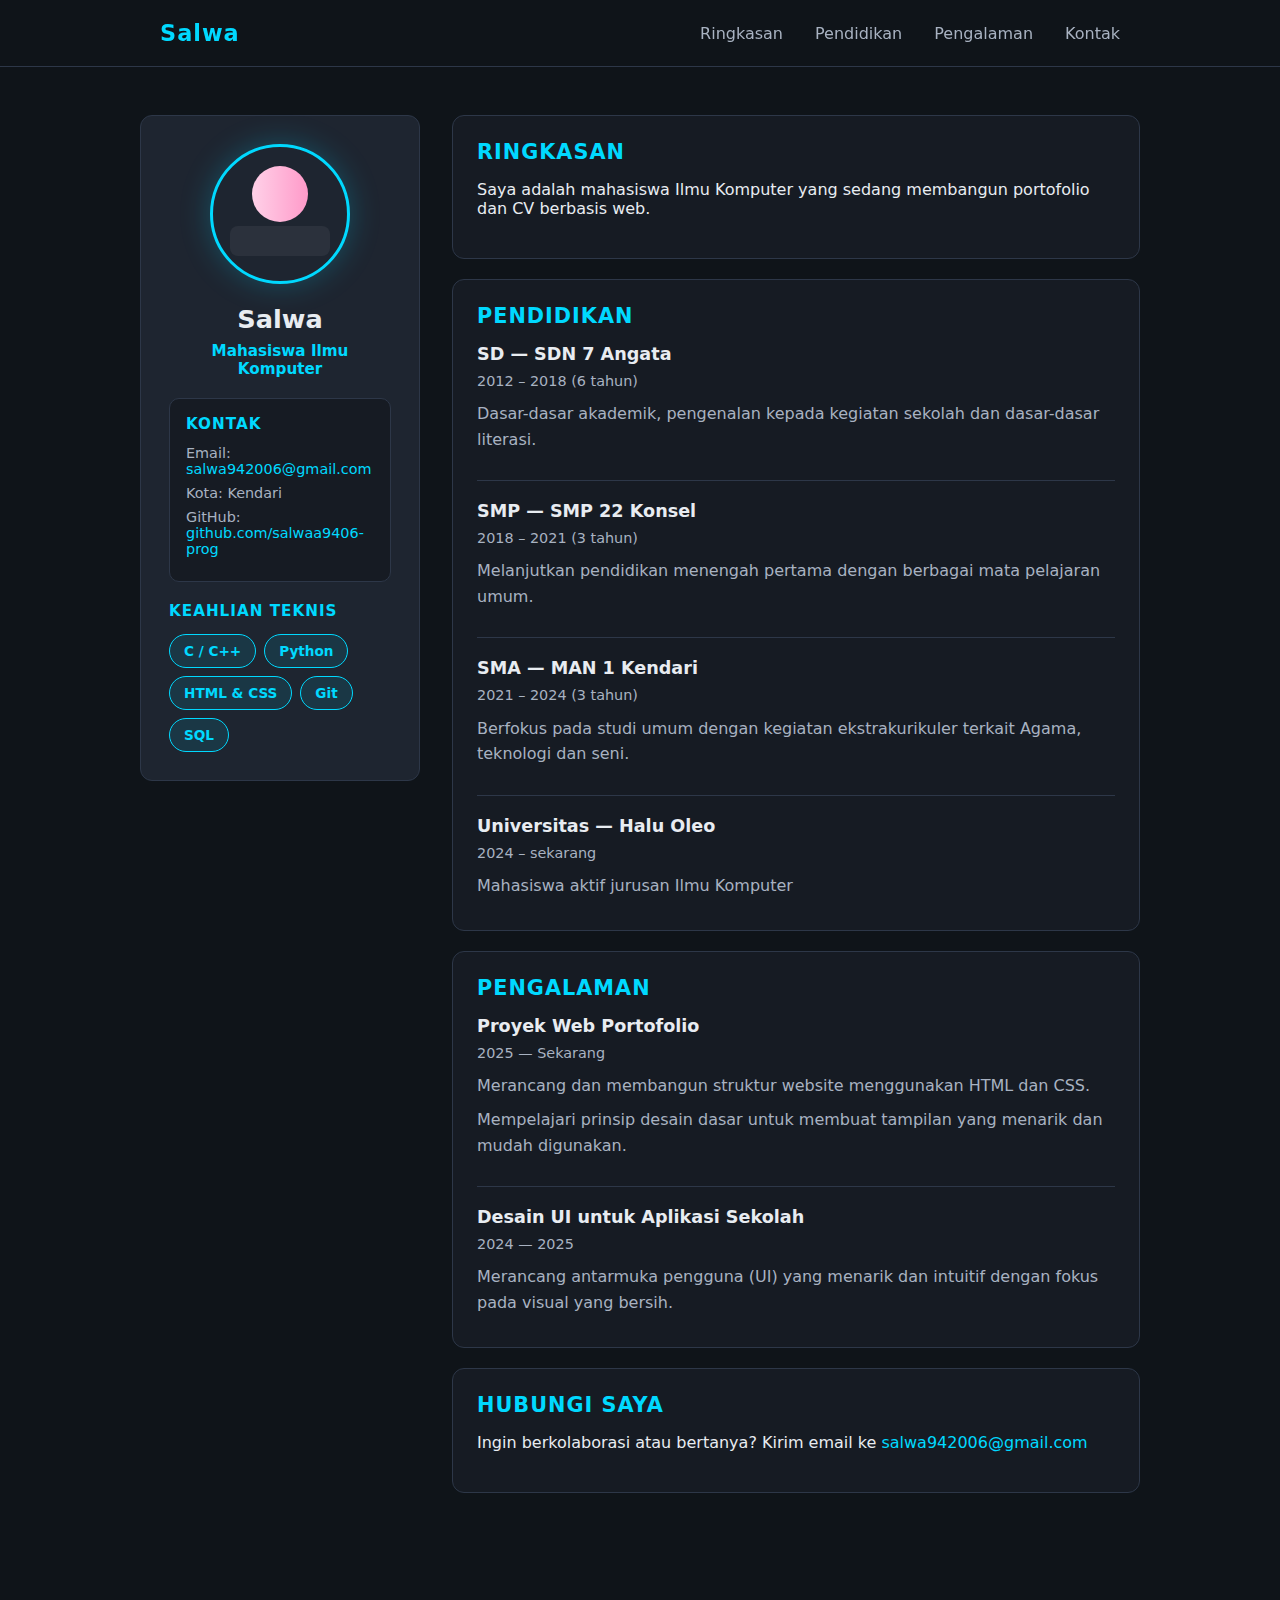
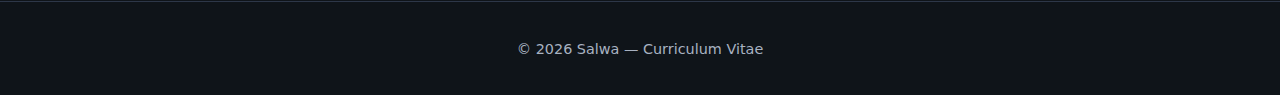
<file: cv.html>
<!DOCTYPE html>
<html lang="id">
<head>
    <meta charset="utf-8" />
    <meta name="viewport" content="width=device-width,initial-scale=1" />
    <title>Salwa — CV</title>
    <link rel="stylesheet" href="styles.css">
    <meta name="description" content="Curriculum Vitae digital Salwa." />
</head>
<body>
    <header class="site-header cv-header">
        <div class="container header-inner">
            <div class="logo">Salwa</div>
            <nav class="nav">
                <a href="#summary">Ringkasan</a>
                <a href="#education">Pendidikan</a>
                <a href="#experience">Pengalaman</a>
                <a href="#contact">Kontak</a>
            </nav>
        </div>
    </header>

    <main class="cv-main container">
        <div class="cv-layout">
            <aside class="sidebar">
                <div class="profile">
                    <div class="profile-pic" aria-hidden="true">
                        <svg width="120" height="120" viewBox="0 0 120 120" xmlns="http://www.w3.org/2000/svg">
                            <defs>
                                <linearGradient id="p" x1="0" x2="1">
                                    <stop offset="0%" stop-color="#ffd1e8" />
                                    <stop offset="100%" stop-color="#ff9ac9" />
                                </linearGradient>
                            </defs>
                            <circle cx="60" cy="40" r="28" fill="url(#p)" />
                            <rect x="10" y="72" width="100" height="30" rx="8" fill="#fff" opacity="0.06" />
                        </svg>
                    </div>
                    <h1 class="name">Salwa</h1>
                    <p class="role">Mahasiswa Ilmu Komputer</p>
                </div>

                <div class="contact-card">
                    <h4>Kontak</h4>
                    <p>Email: <a href="mailto:salwa942006@gmail.com">salwa942006@gmail.com</a></p>
                    <p>Kota: Kendari</p>
                    <p>GitHub: <a href="https://github.com/salwaa9406-prog" target="_blank" rel="noopener">github.com/salwaa9406-prog</a></p>
                </div>

                <div class="skills">
                    <h4>Keahlian Teknis</h4>
                    <div class="skill-list">
                        <span class="skill">C / C++</span>
                        <span class="skill">Python</span>
                        <span class="skill">HTML &amp; CSS</span>
                        <span class="skill">Git</span>
                        <span class="skill">SQL</span>
                    </div>
                </div>
            </aside>

            <section class="content">
                <section id="summary" class="section">
                    <h2 class="section-title">Ringkasan</h2>
                    <p>Saya adalah mahasiswa Ilmu Komputer yang sedang membangun portofolio dan CV berbasis web.</p>
                </section>

                <section id="education" class="section">
                    <h2 class="section-title">Pendidikan</h2>
                    <div class="item">
                        <h3>SD — SDN 7 Angata</h3>
                        <p class="muted">2012 – 2018 (6 tahun)</p>
                        <p>Dasar-dasar akademik, pengenalan kepada kegiatan sekolah dan dasar-dasar literasi.</p>
                    </div>
                    <div class="item">
                        <h3>SMP — SMP 22 Konsel</h3>
                        <p class="muted">2018 – 2021 (3 tahun)</p>
                        <p>Melanjutkan pendidikan menengah pertama dengan berbagai mata pelajaran umum.</p>
                    </div>
                    <div class="item">
                        <h3>SMA — MAN 1 Kendari</h3>
                        <p class="muted">2021 – 2024 (3 tahun)</p>
                        <p>Berfokus pada studi umum dengan kegiatan ekstrakurikuler terkait Agama, teknologi dan seni.</p>
                    </div>
                    <div class="item">
                        <h3>Universitas — Halu Oleo</h3>
                        <p class="muted">2024 – sekarang</p>
                        <p>Mahasiswa aktif jurusan Ilmu Komputer</p>
                    </div>
                </section>

                <section id="experience" class="section">
                    <h2 class="section-title">Pengalaman</h2>
                    <div class="item">
                        <h3>Proyek Web Portofolio</h3>
                        <p class="muted">2025 — Sekarang</p>
                        <p>Merancang dan membangun struktur website menggunakan HTML dan CSS.</p>
                        <p>Mempelajari prinsip desain dasar untuk membuat tampilan yang menarik dan mudah digunakan.</p>
                    </div>
                    <div class="item">
                        <h3>Desain UI untuk Aplikasi Sekolah</h3>
                        <p class="muted">2024 — 2025</p>
                        <p>Merancang antarmuka pengguna (UI) yang menarik dan intuitif dengan fokus pada visual yang bersih.</p>
                    </div>
                </section>

                <section id="contact" class="section">
                    <h2 class="section-title">Hubungi Saya</h2>
                    <p>Ingin berkolaborasi atau bertanya? Kirim email ke <a href="mailto:salwa942006@gmail.com">salwa942006@gmail.com</a></p>
                </section>
            </section>
        </div>
    </main>

    <footer class="site-footer">
        <div class="container">
            <p>&copy; 2026 Salwa — Curriculum Vitae</p>
        </div>
    </footer>
</body>
</html>
</file>
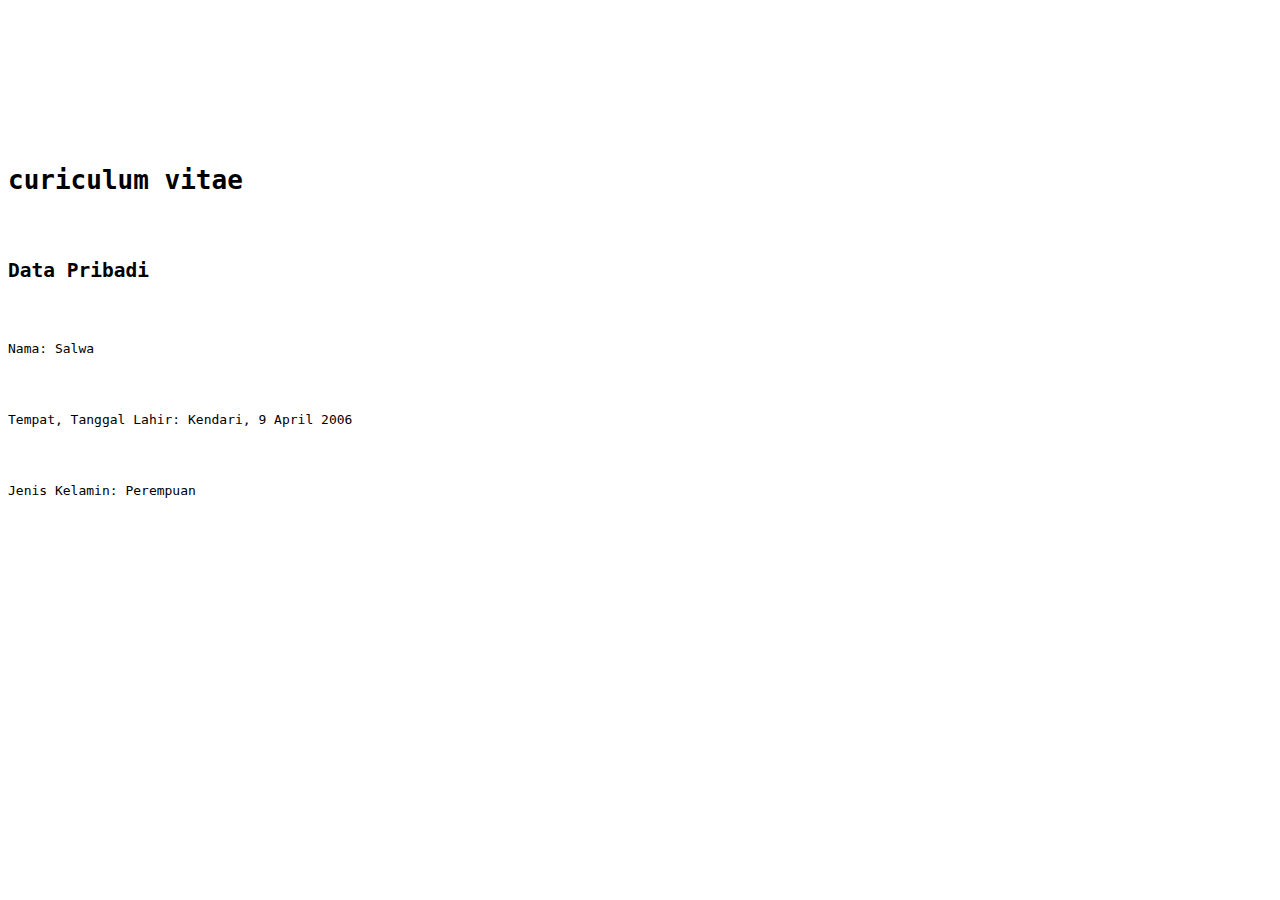
<file: index.old.html>
<!DOCTYPE html>
<html lang="en">
<head>
    <meta charset="UTF-8">
    <meta name="viewport" content="width=device-width, initial-scale=1.0">
    <title>Backup - index</title>
</head>
<body>
<!-- Backup of the previous index.html -->
<pre>
<!DOCTYPE html>
<html lang="en">
<head>
    <meta charset="UTF-8">
    <meta name="viewport" content="width=device-width, initial-scale=1.0">
    <title>Document</title>
</head>
<body>
    <h1>curiculum vitae</h1>
    <h2>Data Pribadi</h2>
    <p>Nama: Salwa</p>
    <p>Tempat, Tanggal Lahir: Kendari, 9 April 2006</p>
    <p>Jenis Kelamin: Perempuan</p>
</body>
</html>
</pre>
</body>
</html>
</file>
<file: styles.css>
:root{
  --dark-bg:#0f1419;
  --dark-bg-2:#161b23;
  --dark-bg-3:#1e2530;
  --dark-text:#e8ecf1;
  --dark-text-muted:#a8b2c1;
  --accent:#00d9ff;
  --accent-secondary:#6366f1;
  --border:#2d3748;
}
*{box-sizing:border-box}
html{scroll-behavior:smooth}
.body-fallback,body{font-family:"Segoe UI", Inter, system-ui, -apple-system, Roboto, "Helvetica Neue", Arial, sans-serif; margin:0; color:var(--dark-text); background:var(--dark-bg); min-height:100vh}

.container{max-width:1000px;margin:0 auto;padding:0 20px}

/* Welcome Page Styles */
.welcome-container{min-height:100vh;display:flex;flex-direction:column;align-items:center;justify-content:center;padding:40px 20px;background:linear-gradient(135deg,#0f1419 0%,#1a1f2e 100%);position:relative;overflow:hidden}
.welcome-container::before{content:'';position:absolute;top:-50%;right:-50%;width:600px;height:600px;background:radial-gradient(circle,var(--accent-secondary) 0%,transparent 70%);opacity:0.08;border-radius:50%;pointer-events:none}
.welcome-container::after{content:'';position:absolute;bottom:-50%;left:-50%;width:600px;height:600px;background:radial-gradient(circle,var(--accent) 0%,transparent 70%);opacity:0.05;border-radius:50%;pointer-events:none}
.welcome-content{text-align:center;max-width:700px;z-index:2;animation:fadeInUp 0.8s ease-out}
.welcome-header{margin-bottom:32px}
.welcome-title{font-size:1rem;font-weight:500;color:var(--accent);margin:0 0 16px;letter-spacing:2px;text-transform:uppercase;opacity:0.8}
.welcome-subtitle{font-size:3.8rem;font-weight:800;color:var(--dark-text);margin:0 0 16px;line-height:1.1;background:linear-gradient(180deg,#e8ecf1 0%,var(--accent) 100%);-webkit-background-clip:text;-webkit-text-fill-color:transparent;background-clip:text}
.welcome-tagline{font-size:1.3rem;color:var(--dark-text-muted);margin:0 0 32px;font-weight:300;letter-spacing:0.5px}
.welcome-text{font-size:1rem;color:var(--dark-text-muted);line-height:1.8;margin-bottom:40px;opacity:0.9}
.welcome-buttons{display:flex;flex-direction:column;align-items:center;gap:16px}
.welcome-button{display:inline-block;padding:16px 48px;background:linear-gradient(135deg,var(--accent),#0099cc);color:#0f1419;text-decoration:none;border-radius:8px;font-weight:700;font-size:1rem;transition:all 0.3s ease;box-shadow:0 10px 40px rgba(0,217,255,0.2);border:2px solid transparent}
.welcome-button:hover{transform:translateY(-3px);box-shadow:0 15px 50px rgba(0,217,255,0.35);background:linear-gradient(135deg,#00f0ff,#00b8dd)}
.welcome-button-secondary{color:var(--accent);background:transparent;border:2px solid var(--accent);box-shadow:none}
.welcome-button-secondary:hover{background:rgba(0,217,255,0.1);box-shadow:0 8px 30px rgba(0,217,255,0.15)}

@keyframes fadeInUp{from{opacity:0;transform:translateY(20px)}to{opacity:1;transform:translateY(0)}}

/* Site Header & Navigation */
.site-header{background:rgba(15,20,25,0.8);backdrop-filter:blur(10px);padding:20px 0;border-bottom:1px solid var(--border);position:sticky;top:0;z-index:100}
.header-inner{display:flex;align-items:center;justify-content:space-between}
.logo{font-weight:800;color:var(--accent);font-size:1.4rem;letter-spacing:1px}
.nav{display:flex;gap:32px}
.nav a{color:var(--dark-text-muted);text-decoration:none;font-weight:500;transition:all 0.3s ease;position:relative}
.nav a::after{content:'';position:absolute;bottom:-6px;left:0;width:0;height:2px;background:var(--accent);transition:width 0.3s ease}
.nav a:hover{color:var(--accent)}
.nav a:hover::after{width:100%}

/* CV Layout */
.cv-main{padding:48px 0}
.cv-layout{display:grid;grid-template-columns:280px 1fr;gap:32px;align-items:start}
.sidebar{background:var(--dark-bg-3);padding:28px;border-radius:12px;border:1px solid var(--border)}
.profile{text-align:center}
.profile-pic{width:140px;height:140px;margin:0 auto 20px;border-radius:50%;overflow:hidden;display:flex;align-items:center;justify-content:center;box-shadow:0 0 30px rgba(0,217,255,0.25);border:3px solid var(--accent)}
.name{margin:12px 0 8px;font-size:1.6rem;color:var(--dark-text);font-weight:700}
.role{margin:0 0 20px;color:var(--accent);font-weight:600;font-size:0.95rem}
.contact-card{background:var(--dark-bg-2);padding:16px;border-radius:10px;border:1px solid var(--border);margin-top:16px}
.contact-card h4{margin:0 0 12px;color:var(--accent);font-size:0.95rem;text-transform:uppercase;letter-spacing:1px}
.contact-card p{margin:0 0 8px;font-size:0.9rem;color:var(--dark-text-muted)}
.contact-card a{color:var(--accent);text-decoration:none;transition:all 0.3s ease}
.contact-card a:hover{text-decoration:underline;opacity:0.8}
.skills{margin-top:20px}
.skills h4{margin:0 0 14px;color:var(--accent);font-size:0.95rem;text-transform:uppercase;letter-spacing:1px}
.skill-list{display:flex;flex-wrap:wrap;gap:8px}
.skill{background:rgba(0,217,255,0.1);border:1px solid var(--accent);color:var(--accent);padding:8px 14px;border-radius:20px;font-size:0.85rem;font-weight:600;transition:all 0.3s ease}
.skill:hover{background:var(--accent);color:#0f1419}

.content{padding:0}
.section{background:var(--dark-bg-2);padding:24px;border-radius:12px;margin-bottom:20px;border:1px solid var(--border);transition:all 0.3s ease}
.section:hover{border-color:var(--accent);box-shadow:0 8px 30px rgba(0,217,255,0.1)}
.section-title{margin:0 0 16px;font-size:1.3rem;color:var(--accent);font-weight:700;text-transform:uppercase;letter-spacing:1px}
.section a{color:var(--accent);text-decoration:none;transition:all 0.3s ease}
.section a:hover{text-decoration:underline}
.muted{color:var(--dark-text-muted);font-size:0.9rem;margin:6px 0}
.item{margin-bottom:20px;padding-bottom:20px;border-bottom:1px solid var(--border)}
.item:last-child{margin-bottom:0;padding-bottom:0;border-bottom:none}
.item h3{margin:0 0 6px;color:var(--dark-text);font-size:1.1rem}
.item p{margin:0 0 8px;color:var(--dark-text-muted);line-height:1.6}
.site-footer{padding:24px 0;text-align:center;color:var(--dark-text-muted);font-size:0.9rem;border-top:1px solid var(--border);margin-top:40px}

@media (max-width:880px){
  .cv-layout{grid-template-columns:1fr;}
  .sidebar{order:2}
  .content{order:1}
  .welcome-title{font-size:0.85rem}
  .welcome-subtitle{font-size:2.5rem}
  .nav{gap:16px;font-size:0.9rem}
  .welcome-buttons{flex-direction:column;width:100%}
  .welcome-button{width:100%}
}
</file>
